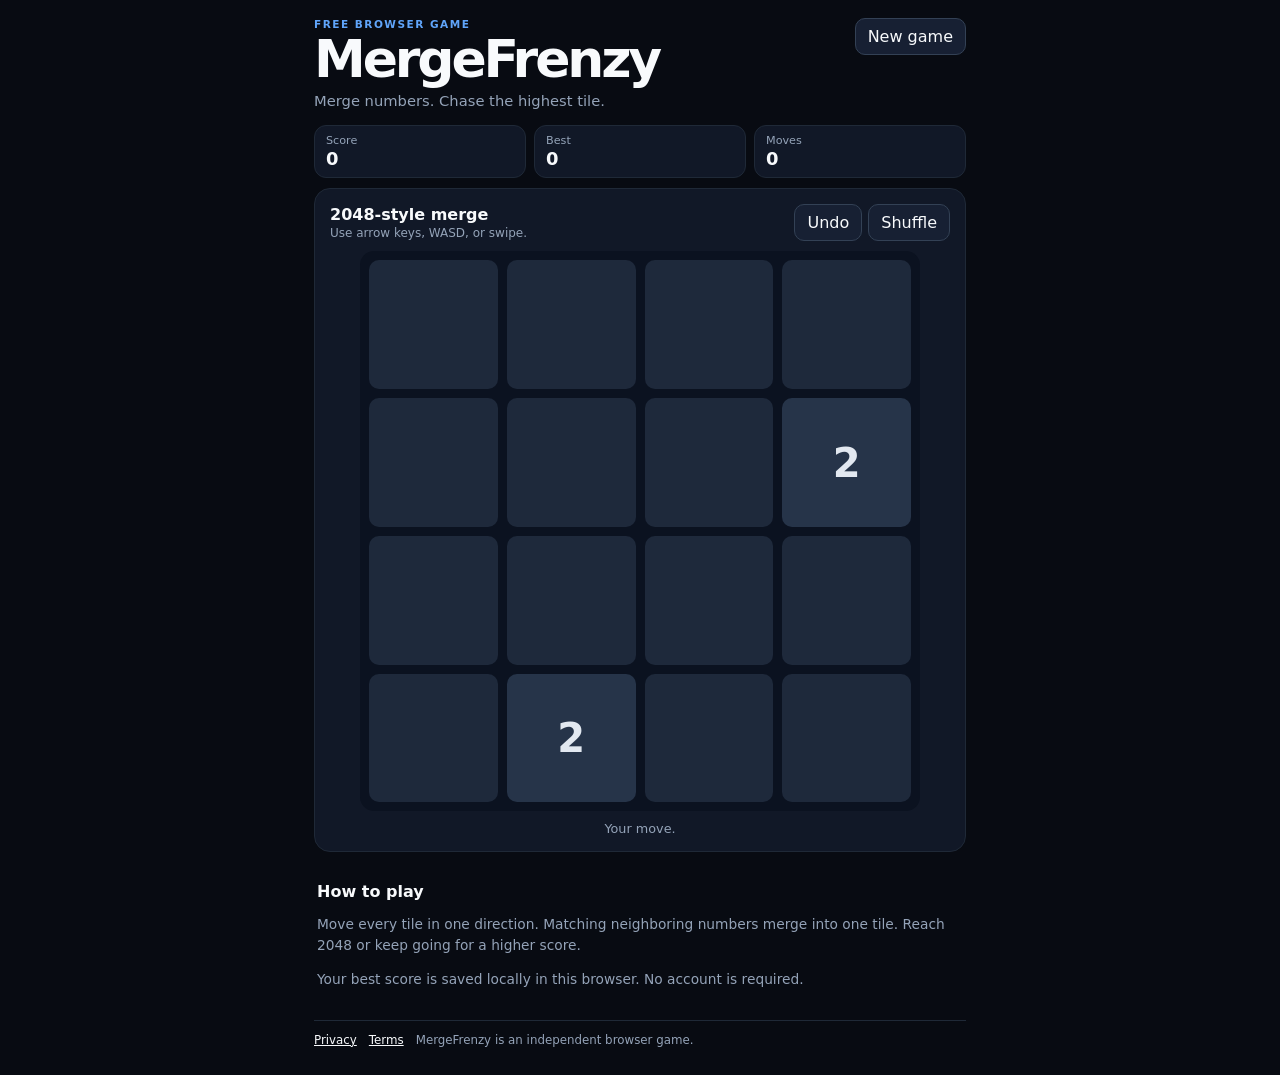
<file: index.html>
<!doctype html>
<html lang="en">
<head>
<meta charset="utf-8">
<meta name="viewport" content="width=device-width, initial-scale=1, viewport-fit=cover">
<meta name="theme-color" content="#111827">
<meta name="description" content="MergeFrenzy is a free 2048-style number merging puzzle game. Play instantly in your browser.">
<meta name="robots" content="index,follow,max-image-preview:large">
<link rel="canonical" href="https://solaradex.github.io/MergeFrenzy/">
<link rel="manifest" href="manifest.webmanifest">
<link rel="icon" href="assets/favicon.svg" type="image/svg+xml">
<meta property="og:type" content="website">
<meta property="og:title" content="MergeFrenzy — Free Merge Puzzle Game">
<meta property="og:description" content="Play MergeFrenzy, a fast 2048-style number merging puzzle game.">
<meta property="og:url" content="https://solaradex.github.io/MergeFrenzy/">
<title>MergeFrenzy — Free Merge Puzzle Game</title>
<link rel="stylesheet" href="styles.css">
</head>
<body>
<main class="app">
<header class="topbar">
<div><p class="eyebrow">FREE BROWSER GAME</p><h1>MergeFrenzy</h1><p class="subtitle">Merge numbers. Chase the highest tile.</p></div>
<button class="icon-button" id="newGameButton" type="button">New game</button>
</header>
<section class="scorebar" aria-label="Game score">
<div class="score-card"><span>Score</span><strong id="score">0</strong></div>
<div class="score-card"><span>Best</span><strong id="best">0</strong></div>
<div class="score-card"><span>Moves</span><strong id="moves">0</strong></div>
</section>
<section class="game-shell">
<div class="game-head"><div><strong>2048-style merge</strong><span>Use arrow keys, WASD, or swipe.</span></div>
<div class="controls"><button id="undoButton" type="button">Undo</button><button id="shuffleButton" type="button">Shuffle</button></div></div>
<div id="board" class="board" role="application" aria-label="MergeFrenzy game board" tabindex="0"></div>
<div id="status" class="status" role="status" aria-live="polite">Your move.</div>
<div class="touch-controls" aria-label="Touch controls"><button data-direction="up" type="button">↑</button><div>
<button data-direction="left" type="button">←</button><button data-direction="down" type="button">↓</button><button data-direction="right" type="button">→</button>
</div></div>
</section>
<section class="info"><h2>How to play</h2><p>Move every tile in one direction. Matching neighboring numbers merge into one tile. Reach 2048 or keep going for a higher score.</p>
<p>Your best score is saved locally in this browser. No account is required.</p></section>
<footer><a href="privacy.html">Privacy</a><a href="terms.html">Terms</a><span>MergeFrenzy is an independent browser game.</span></footer>
</main>
<div id="overlay" class="overlay hidden" role="dialog" aria-modal="true" aria-labelledby="overlayTitle">
<div class="overlay-card"><h2 id="overlayTitle">Game over</h2><p id="overlayMessage"></p><button id="overlayButton" type="button">Play again</button></div>
</div>
<script src="game.js" defer></script>
</body></html>
</file>
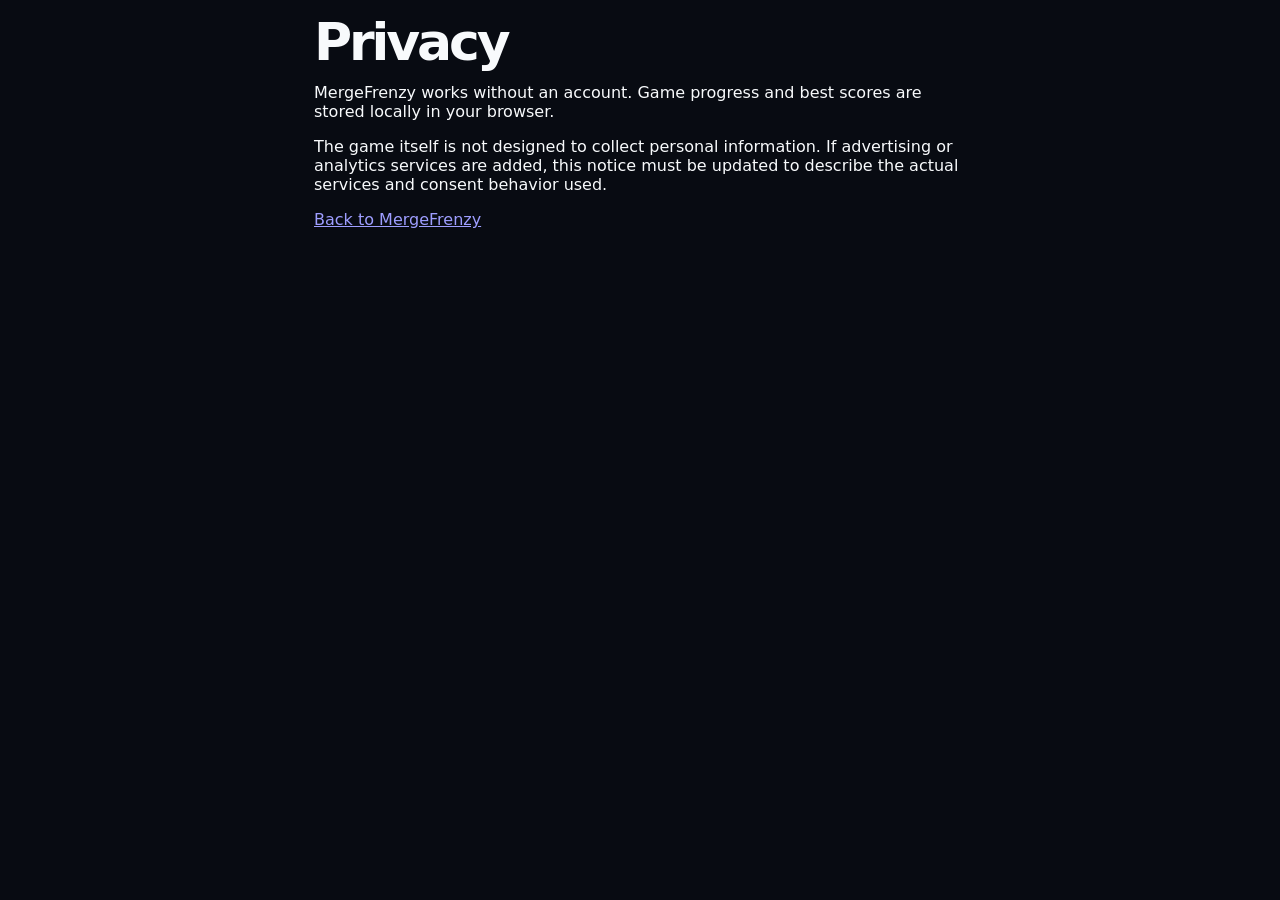
<file: privacy.html>
<!doctype html><html lang="en"><head><meta charset="utf-8"><meta name="viewport" content="width=device-width"><meta name="description" content="Read the MergeFrenzy privacy notice covering local browser game data, personal information, and future advertising or analytics services."><title>Privacy — MergeFrenzy</title><link rel="stylesheet" href="styles.css"></head><body><main class="app"><h1>Privacy</h1><p>MergeFrenzy works without an account. Game progress and best scores are stored locally in your browser.</p><p>The game itself is not designed to collect personal information. If advertising or analytics services are added, this notice must be updated to describe the actual services and consent behavior used.</p><p><a href="./">Back to MergeFrenzy</a></p></main></body></html>
</file>
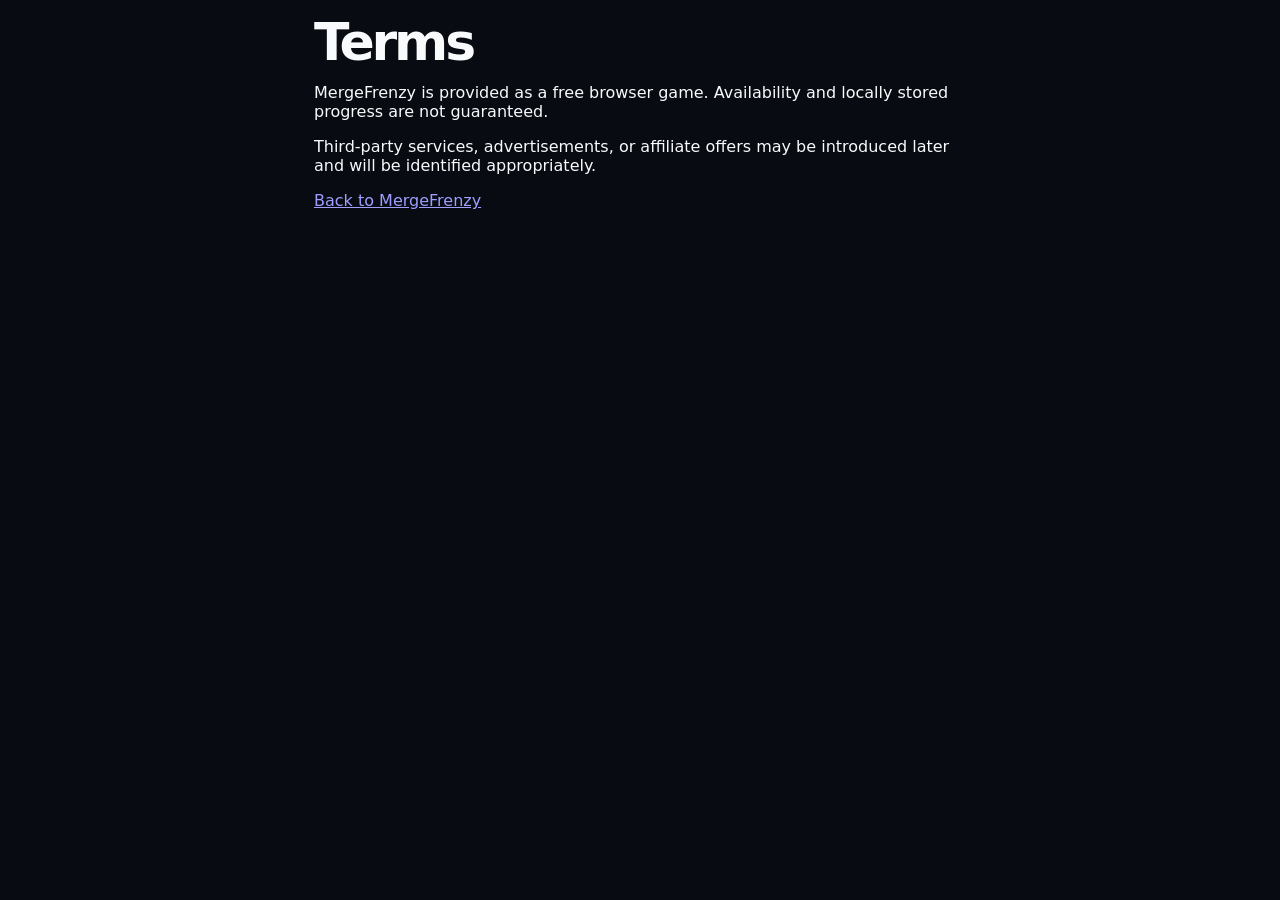
<file: terms.html>
<!doctype html><html lang="en"><head><meta charset="utf-8"><meta name="viewport" content="width=device-width"><meta name="description" content="Read the MergeFrenzy terms for using the free browser puzzle game, including availability, local progress, and future third-party services."><title>Terms — MergeFrenzy</title><link rel="stylesheet" href="styles.css"></head><body><main class="app"><h1>Terms</h1><p>MergeFrenzy is provided as a free browser game. Availability and locally stored progress are not guaranteed.</p><p>Third-party services, advertisements, or affiliate offers may be introduced later and will be identified appropriately.</p><p><a href="./">Back to MergeFrenzy</a></p></main></body></html>
</file>
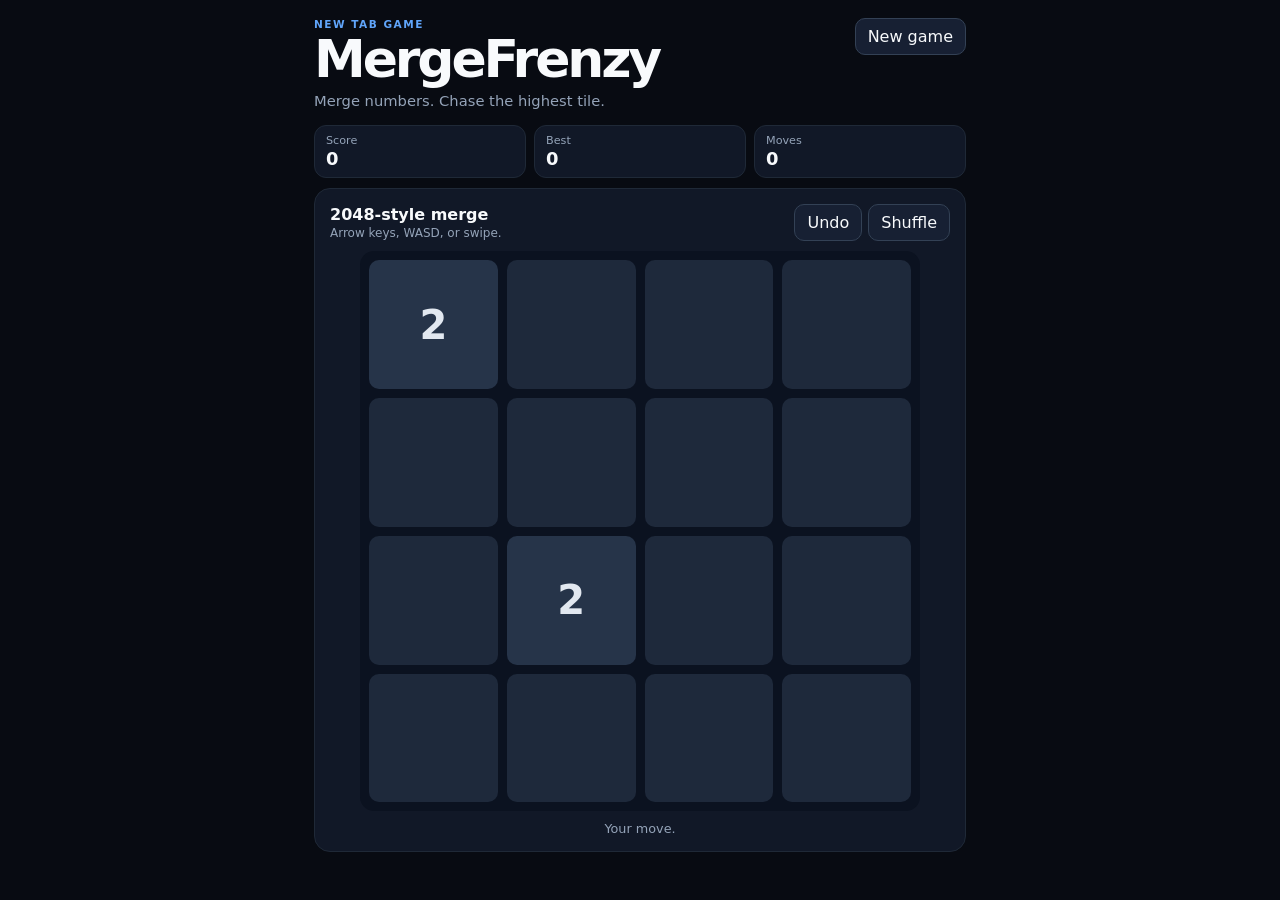
<file: extension/newtab.html>
<!doctype html><html lang="en"><head><meta charset="utf-8"><meta name="viewport" content="width=device-width,initial-scale=1"><meta name="color-scheme" content="dark"><title>MergeFrenzy New Tab</title><link rel="stylesheet" href="styles.css"></head><body><main class="app"><header class="topbar"><div><p class="eyebrow">NEW TAB GAME</p><h1>MergeFrenzy</h1><p class="subtitle">Merge numbers. Chase the highest tile.</p></div><button class="icon-button" id="newGameButton" type="button">New game</button></header><section class="scorebar"><div class="score-card"><span>Score</span><strong id="score">0</strong></div><div class="score-card"><span>Best</span><strong id="best">0</strong></div><div class="score-card"><span>Moves</span><strong id="moves">0</strong></div></section><section class="game-shell"><div class="game-head"><div><strong>2048-style merge</strong><span>Arrow keys, WASD, or swipe.</span></div><div class="controls"><button id="undoButton" type="button">Undo</button><button id="shuffleButton" type="button">Shuffle</button></div></div><div id="board" class="board" role="application" aria-label="MergeFrenzy board" tabindex="0"></div><div id="status" class="status" role="status" aria-live="polite">Your move.</div><div class="touch-controls"><button data-direction="up" type="button">↑</button><div><button data-direction="left" type="button">←</button><button data-direction="down" type="button">↓</button><button data-direction="right" type="button">→</button></div></div></section></main><div id="overlay" class="overlay hidden" role="dialog" aria-modal="true" aria-labelledby="overlayTitle"><div class="overlay-card"><h2 id="overlayTitle">Game over</h2><p id="overlayMessage"></p><button id="overlayButton" type="button">Play again</button></div></div><script src="game.js" defer></script></body></html>
</file>
<file: styles.css>
*{box-sizing:border-box}
:root{color-scheme:dark;--bg:#080b12;--panel:#111827;--panel2:#172033;--text:#f8fafc;--muted:#94a3b8;--accent:#60a5fa;--gap:clamp(6px,1.45vw,9px)}
html,body{margin:0;min-height:100%;background:var(--bg);color:var(--text);font-family:Inter,ui-sans-serif,system-ui,-apple-system,BlinkMacSystemFont,"Segoe UI",sans-serif}
body{display:flex;justify-content:center}
.app{width:min(680px,100%);padding:18px 14px 28px}
.topbar{display:flex;justify-content:space-between;gap:16px;align-items:flex-start}
.eyebrow{color:var(--accent);font-size:.66rem;font-weight:800;letter-spacing:.14em;margin:0 0 5px}
h1{font-size:clamp(1.85rem,6vw,3.25rem);line-height:.95;margin:0;letter-spacing:-.06em}
.subtitle{color:var(--muted);margin:.5rem 0 0;font-size:.92rem}
button{font:inherit}
button:hover{filter:brightness(1.12)}
button:focus-visible,.board:focus-visible{outline:3px solid var(--accent);outline-offset:2px}
.icon-button,.controls button,.touch-controls button,.overlay-card button{border:1px solid #334155;background:var(--panel2);color:var(--text);border-radius:10px;padding:8px 12px;cursor:pointer}
.scorebar{display:grid;grid-template-columns:repeat(3,1fr);gap:8px;margin:16px 0 10px}
.score-card{background:var(--panel);border:1px solid #1f2937;border-radius:12px;padding:8px 11px}
.score-card span{display:block;color:var(--muted);font-size:.7rem}
.score-card strong{display:block;font-size:1.12rem;margin-top:1px}
.game-shell{background:var(--panel);border:1px solid #1f2937;border-radius:16px;padding:clamp(10px,2.4vw,15px)}
.game-head{display:flex;justify-content:space-between;gap:10px;align-items:center;margin-bottom:10px}
.game-head strong,.game-head span{display:block}
.game-head span{color:var(--muted);font-size:.75rem;margin-top:2px}
.controls{display:flex;gap:6px;flex-wrap:wrap;justify-content:flex-end}
.board{width:min(100%,560px);aspect-ratio:1;margin:auto;display:grid;grid-template-columns:repeat(4,minmax(0,1fr));grid-template-rows:repeat(4,minmax(0,1fr));gap:var(--gap);padding:var(--gap);border-radius:14px;background:#0b1220;touch-action:none;user-select:none}
.tile{width:100%;height:100%;display:flex;align-items:center;justify-content:center;border-radius:10px;background:#1e293b;color:#e2e8f0;font-size:clamp(1.1rem,6.5vw,2.5rem);font-weight:900;transition:transform .08s ease}
.tile[data-value="2"],.tile[data-value="4"]{background:#263449}.tile[data-value="8"],.tile[data-value="16"],.tile[data-value="32"]{background:#334155}.tile[data-value="64"],.tile[data-value="128"],.tile[data-value="256"]{background:#1d4ed8}.tile[data-value="512"],.tile[data-value="1024"],.tile[data-value="2048"]{background:#7c3aed}.tile[data-value="4096"],.tile[data-value="8192"]{background:#be123c}
.status{text-align:center;min-height:21px;padding-top:10px;color:var(--muted);font-size:.8rem}
.touch-controls{display:none;margin-top:7px;text-align:center}.touch-controls>div{display:flex;justify-content:center}.touch-controls button{min-width:48px;min-height:42px;margin:2px;font-size:1.1rem}
.info{padding:16px 3px}.info h2{font-size:1rem}.info p{color:var(--muted);line-height:1.5;font-size:.86rem}
footer{display:flex;gap:12px;flex-wrap:wrap;border-top:1px solid #1f2937;padding-top:12px;color:var(--muted);font-size:.74rem}footer a{color:var(--text)}
.overlay{position:fixed;inset:0;display:grid;place-items:center;padding:16px;background:rgba(2,6,23,.78);backdrop-filter:blur(8px)}
.hidden{display:none}.overlay-card{width:min(380px,100%);background:var(--panel);border:1px solid #334155;border-radius:16px;padding:22px;text-align:center;box-shadow:0 24px 80px rgba(0,0,0,.4)}.overlay-card p{color:var(--muted);line-height:1.5}
@media(max-width:620px){.app{padding:14px 10px 22px}.topbar{flex-direction:column;gap:10px}.icon-button{width:100%}.game-head{align-items:flex-start;flex-direction:column}.controls{width:100%}.controls button{flex:1}.touch-controls{display:block}}
</file>
<file: extension/styles.css>
*{box-sizing:border-box}
:root{color-scheme:dark;--bg:#080b12;--panel:#111827;--panel2:#172033;--text:#f8fafc;--muted:#94a3b8;--accent:#60a5fa;--gap:clamp(6px,1.45vw,9px)}
html,body{margin:0;min-height:100%;background:var(--bg);color:var(--text);font-family:Inter,ui-sans-serif,system-ui,-apple-system,BlinkMacSystemFont,"Segoe UI",sans-serif}
body{display:flex;justify-content:center}
.app{width:min(680px,100%);padding:18px 14px 28px}
.topbar{display:flex;justify-content:space-between;gap:16px;align-items:flex-start}
.eyebrow{color:var(--accent);font-size:.66rem;font-weight:800;letter-spacing:.14em;margin:0 0 5px}
h1{font-size:clamp(1.85rem,6vw,3.25rem);line-height:.95;margin:0;letter-spacing:-.06em}
.subtitle{color:var(--muted);margin:.5rem 0 0;font-size:.92rem}
button{font:inherit}
button:hover{filter:brightness(1.12)}
button:focus-visible,.board:focus-visible{outline:3px solid var(--accent);outline-offset:2px}
.icon-button,.controls button,.touch-controls button,.overlay-card button{border:1px solid #334155;background:var(--panel2);color:var(--text);border-radius:10px;padding:8px 12px;cursor:pointer}
.scorebar{display:grid;grid-template-columns:repeat(3,1fr);gap:8px;margin:16px 0 10px}
.score-card{background:var(--panel);border:1px solid #1f2937;border-radius:12px;padding:8px 11px}
.score-card span{display:block;color:var(--muted);font-size:.7rem}
.score-card strong{display:block;font-size:1.12rem;margin-top:1px}
.game-shell{background:var(--panel);border:1px solid #1f2937;border-radius:16px;padding:clamp(10px,2.4vw,15px)}
.game-head{display:flex;justify-content:space-between;gap:10px;align-items:center;margin-bottom:10px}
.game-head strong,.game-head span{display:block}
.game-head span{color:var(--muted);font-size:.75rem;margin-top:2px}
.controls{display:flex;gap:6px;flex-wrap:wrap;justify-content:flex-end}
.board{width:min(100%,560px);aspect-ratio:1;margin:auto;display:grid;grid-template-columns:repeat(4,minmax(0,1fr));grid-template-rows:repeat(4,minmax(0,1fr));gap:var(--gap);padding:var(--gap);border-radius:14px;background:#0b1220;touch-action:none;user-select:none}
.tile{width:100%;height:100%;display:flex;align-items:center;justify-content:center;border-radius:10px;background:#1e293b;color:#e2e8f0;font-size:clamp(1.1rem,6.5vw,2.5rem);font-weight:900;transition:transform .08s ease}
.tile[data-value="2"],.tile[data-value="4"]{background:#263449}.tile[data-value="8"],.tile[data-value="16"],.tile[data-value="32"]{background:#334155}.tile[data-value="64"],.tile[data-value="128"],.tile[data-value="256"]{background:#1d4ed8}.tile[data-value="512"],.tile[data-value="1024"],.tile[data-value="2048"]{background:#7c3aed}.tile[data-value="4096"],.tile[data-value="8192"]{background:#be123c}
.status{text-align:center;min-height:21px;padding-top:10px;color:var(--muted);font-size:.8rem}
.touch-controls{display:none;margin-top:7px;text-align:center}.touch-controls>div{display:flex;justify-content:center}.touch-controls button{min-width:48px;min-height:42px;margin:2px;font-size:1.1rem}
.info{padding:16px 3px}.info h2{font-size:1rem}.info p{color:var(--muted);line-height:1.5;font-size:.86rem}
footer{display:flex;gap:12px;flex-wrap:wrap;border-top:1px solid #1f2937;padding-top:12px;color:var(--muted);font-size:.74rem}footer a{color:var(--text)}
.overlay{position:fixed;inset:0;display:grid;place-items:center;padding:16px;background:rgba(2,6,23,.78);backdrop-filter:blur(8px)}
.hidden{display:none}.overlay-card{width:min(380px,100%);background:var(--panel);border:1px solid #334155;border-radius:16px;padding:22px;text-align:center;box-shadow:0 24px 80px rgba(0,0,0,.4)}.overlay-card p{color:var(--muted);line-height:1.5}
@media(max-width:620px){.app{padding:14px 10px 22px}.topbar{flex-direction:column;gap:10px}.icon-button{width:100%}.game-head{align-items:flex-start;flex-direction:column}.controls{width:100%}.controls button{flex:1}.touch-controls{display:block}}
</file>
